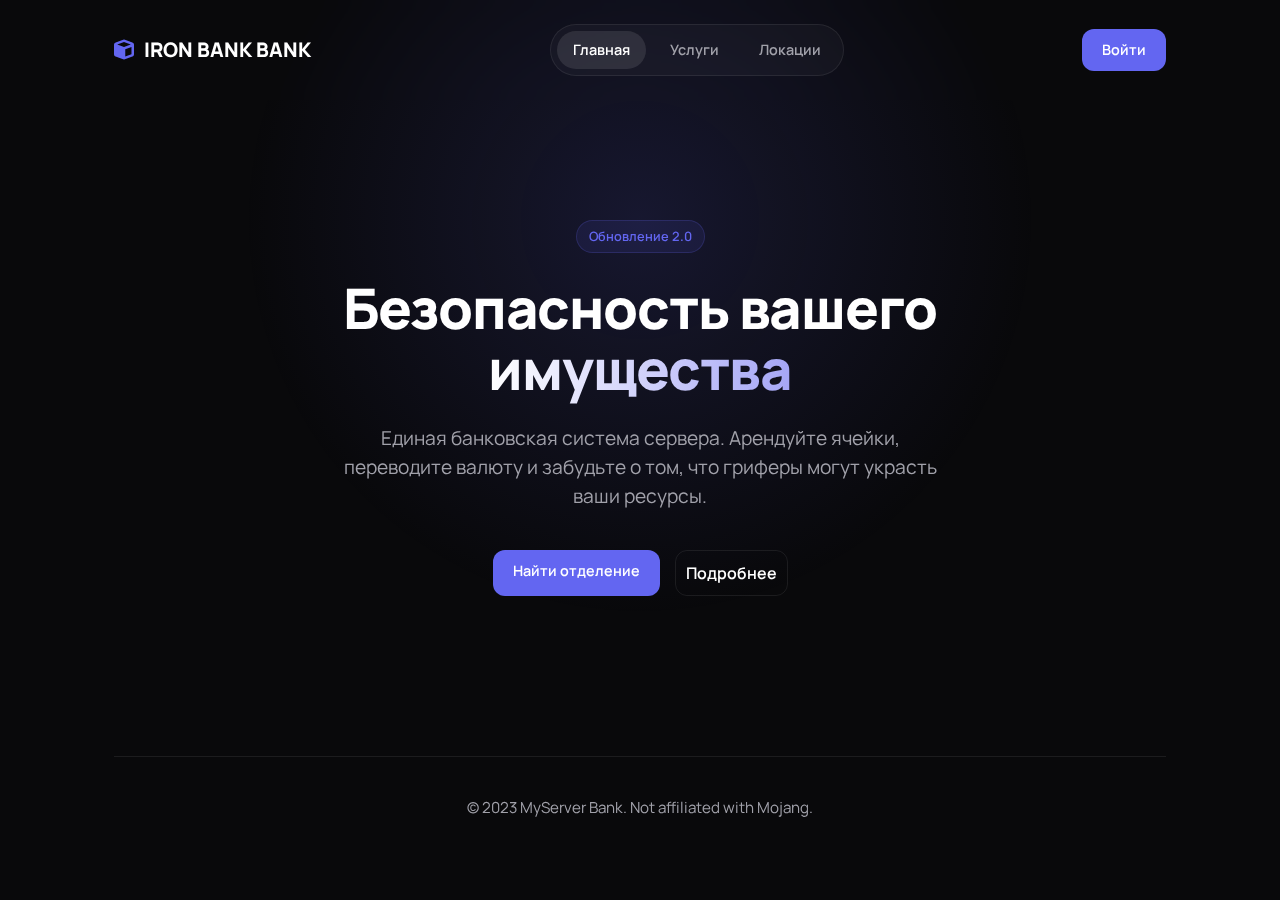
<file: index.html>
<!DOCTYPE html>
<html lang="ru">
<head>
    <meta charset="UTF-8">
    <meta name="viewport" content="width=device-width, initial-scale=1.0">
    <title>Главная | IRON Bank</title>
    <link rel="stylesheet" href="styles.css">
</head>
<body>
    <div class="glow-bg"></div>

    <div class="container">
        <header>
            <a href="index.html" class="logo"><i class="fas fa-cube"></i> IRON BANK BANK</a>
            <nav class="nav-menu">
                <a href="index.html" class="active">Главная</a>
                <a href="services.html">Услуги</a>
                <a href="locations.html">Локации</a>
            </nav>
            <a href="#" class="btn-primary">Войти</a>
        </header>

        <section class="hero">
            <div class="badge">Обновление 2.0</div>
            <h1>Безопасность вашего<br><span>имущества</span></h1>
            <p class="lead">
                Единая банковская система сервера. Арендуйте ячейки, переводите валюту и забудьте о том, что гриферы могут украсть ваши ресурсы.
            </p>
            <div style="display: flex; justify-content: center; gap: 15px;">
                <a href="locations.html" class="btn-primary">Найти отделение</a>
                <a href="services.html" class="btn-outline" style="width: auto; margin: 0;">Подробнее</a>
            </div>
        </section>

        <footer>
            <p>&copy; 2023 MyServer Bank. Not affiliated with Mojang.</p>
        </footer>
    </div>
</body>

</html>
</file>
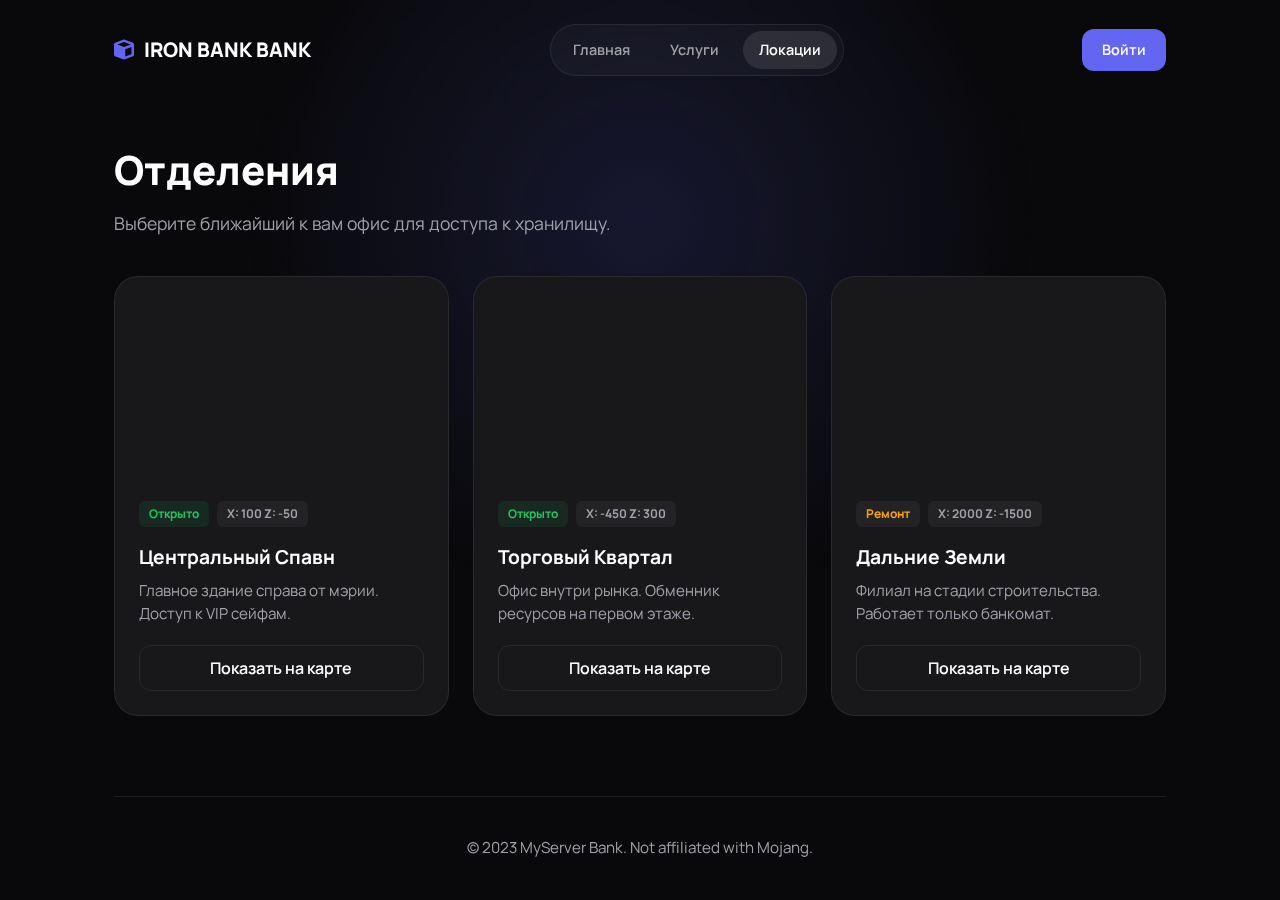
<file: locations.html>
<!DOCTYPE html>
<html lang="ru">
<head>
    <meta charset="UTF-8">
    <meta name="viewport" content="width=device-width, initial-scale=1.0">
    <title>Локации | IRON Bank</title>
    <link rel="stylesheet" href="styles.css">
</head>
<body>
    <div class="glow-bg"></div>

    <div class="container">
        <header>
            <a href="index.html" class="logo"><i class="fas fa-cube"></i> IRON BANK BANK</a>
            <nav class="nav-menu">
                <a href="index.html">Главная</a>
                <a href="services.html">Услуги</a>
                <a href="locations.html" class="active">Локации</a>
            </nav>
            <a href="#" class="btn-primary">Войти</a>
        </header>

        <h2 class="page-title">Отделения</h2>
        <p class="page-desc">Выберите ближайший к вам офис для доступа к хранилищу.</p>

        <div class="grid-3">
            <!-- Card 1 -->
            <div class="loc-card">
                <div class="loc-img" style="background-image: url('https://images.unsplash.com/photo-1605218427306-635ba2439af2?q=80&w=800');"></div>
                <div class="loc-body">
                    <div class="loc-tags">
                        <span class="tag active">Открыто</span>
                        <span class="tag">X: 100 Z: -50</span>
                    </div>
                    <h3>Центральный Спавн</h3>
                    <p style="margin-bottom: 20px;">Главное здание справа от мэрии. Доступ к VIP сейфам.</p>
                    <a href="#" class="btn-outline">Показать на карте</a>
                </div>
            </div>

            <!-- Card 2 -->
            <div class="loc-card">
                <div class="loc-img" style="background-image: url('https://images.unsplash.com/photo-1480714378408-67cf0d13bc1b?q=80&w=800');"></div>
                <div class="loc-body">
                    <div class="loc-tags">
                        <span class="tag active">Открыто</span>
                        <span class="tag">X: -450 Z: 300</span>
                    </div>
                    <h3>Торговый Квартал</h3>
                    <p style="margin-bottom: 20px;">Офис внутри рынка. Обменник ресурсов на первом этаже.</p>
                    <a href="#" class="btn-outline">Показать на карте</a>
                </div>
            </div>

            <!-- Card 3 -->
            <div class="loc-card">
                <div class="loc-img" style="background-image: url('https://images.unsplash.com/photo-1479839672679-a46483c0e7c8?q=80&w=800');"></div>
                <div class="loc-body">
                    <div class="loc-tags">
                        <span class="tag" style="color:orange;">Ремонт</span>
                        <span class="tag">X: 2000 Z: -1500</span>
                    </div>
                    <h3>Дальние Земли</h3>
                    <p style="margin-bottom: 20px;">Филиал на стадии строительства. Работает только банкомат.</p>
                    <a href="#" class="btn-outline">Показать на карте</a>
                </div>
            </div>
        </div>

        <footer>
            <p>&copy; 2023 MyServer Bank. Not affiliated with Mojang.</p>
        </footer>
    </div>
</body>

</html>
</file>
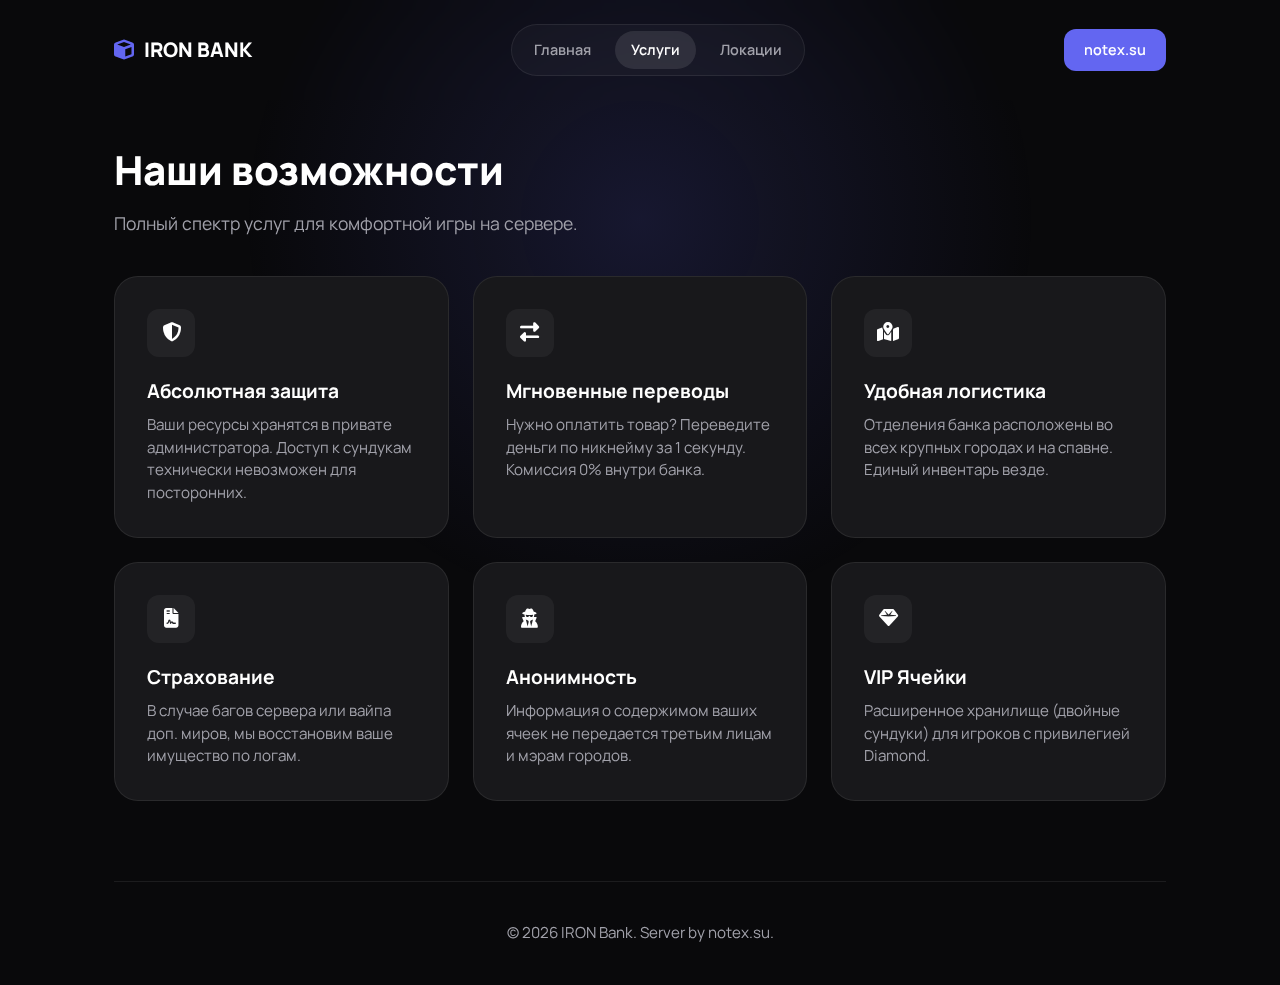
<file: services.html>
<!DOCTYPE html>
<html lang="ru">
<head>
    <meta charset="UTF-8">
    <meta name="viewport" content="width=device-width, initial-scale=1.0">
    <title>Услуги | IRON Bank</title>
    <link rel="stylesheet" href="styles.css">
</head>
<body>
    <div class="glow-bg"></div>

    <div class="container">
        <header>
            <a href="index.html" class="logo"><i class="fas fa-cube"></i> IRON BANK</a>
            <nav class="nav-menu">
                <a href="index.html">Главная</a>
                <a href="services.html" class="active">Услуги</a>
                <a href="locations.html">Локации</a>
            </nav>
            <a href="#" class="btn-primary">notex.su</a>
        </header>

        <h2 class="page-title">Наши возможности</h2>
        <p class="page-desc">Полный спектр услуг для комфортной игры на сервере.</p>

        <div class="grid-3">
            <div class="card">
                <div class="icon-box"><i class="fas fa-shield-alt"></i></div>
                <h3>Абсолютная защита</h3>
                <p>Ваши ресурсы хранятся в привате администратора. Доступ к сундукам технически невозможен для посторонних.</p>
            </div>
            <div class="card">
                <div class="icon-box"><i class="fas fa-exchange-alt"></i></div>
                <h3>Мгновенные переводы</h3>
                <p>Нужно оплатить товар? Переведите деньги по никнейму за 1 секунду. Комиссия 0% внутри банка.</p>
            </div>
            <div class="card">
                <div class="icon-box"><i class="fas fa-map-marked-alt"></i></div>
                <h3>Удобная логистика</h3>
                <p>Отделения банка расположены во всех крупных городах и на спавне. Единый инвентарь везде.</p>
            </div>
            <div class="card">
                <div class="icon-box"><i class="fas fa-file-contract"></i></div>
                <h3>Страхование</h3>
                <p>В случае багов сервера или вайпа доп. миров, мы восстановим ваше имущество по логам.</p>
            </div>
            <div class="card">
                <div class="icon-box"><i class="fas fa-user-secret"></i></div>
                <h3>Анонимность</h3>
                <p>Информация о содержимом ваших ячеек не передается третьим лицам и мэрам городов.</p>
            </div>
            <div class="card">
                <div class="icon-box"><i class="fas fa-gem"></i></div>
                <h3>VIP Ячейки</h3>
                <p>Расширенное хранилище (двойные сундуки) для игроков с привилегией Diamond.</p>
            </div>
        </div>

        <footer>
            <p>&copy; 2026 IRON Bank. Server by notex.su.</p>
        </footer>
    </div>
</body>

</html>
</file>
<file: styles.css>
/* styles.css */
@import url('https://fonts.googleapis.com/css2?family=Manrope:wght@400;500;600;700;800&display=swap');
@import url('https://cdnjs.cloudflare.com/ajax/libs/font-awesome/6.4.0/css/all.min.css');

:root {
    --bg-page: #09090b;
    --bg-card: #18181b;
    --border: rgba(255, 255, 255, 0.08);
    --primary: #6366f1;
    --primary-glow: rgba(99, 102, 241, 0.4);
    --text-main: #ffffff;
    --text-muted: #a1a1aa;
}

* { margin: 0; padding: 0; box-sizing: border-box; }

body {
    background-color: var(--bg-page);
    color: var(--text-main);
    font-family: 'Manrope', sans-serif;
    line-height: 1.5;
    overflow-x: hidden;
    display: flex;
    flex-direction: column;
    min-height: 100vh;
}

/* Глобальное свечение */
.glow-bg {
    position: fixed;
    top: -20%; left: 50%; transform: translateX(-50%);
    width: 800px; height: 800px;
    background: radial-gradient(circle, var(--primary-glow) 0%, rgba(0,0,0,0) 70%);
    z-index: -1; opacity: 0.4; pointer-events: none;
}

.container {
    max-width: 1100px;
    margin: 0 auto;
    padding: 0 24px;
    flex: 1;
    width: 100%;
}

/* Шапка */
header {
    display: flex; justify-content: space-between; align-items: center;
    padding: 24px 0; backdrop-filter: blur(10px);
    margin-bottom: 40px;
}

.logo { font-weight: 800; font-size: 1.25rem; display: flex; align-items: center; gap: 10px; text-decoration: none; color: white; }
.logo i { color: var(--primary); }

.nav-menu {
    display: flex; gap: 8px; /* Отступы между кнопками */
    background: rgba(255,255,255,0.03);
    padding: 6px 6px;
    border-radius: 100px;
    border: 1px solid var(--border);
}

.nav-menu a {
    text-decoration: none;
    color: var(--text-muted);
    font-weight: 600;
    font-size: 0.9rem;
    padding: 8px 16px;
    border-radius: 20px;
    transition: 0.2s;
}

.nav-menu a:hover { color: var(--text-main); background: rgba(255,255,255,0.05); }
.nav-menu a.active { background: rgba(255,255,255,0.1); color: var(--text-main); }

.btn-primary {
    background: var(--primary); color: white; padding: 10px 20px;
    border-radius: 12px; text-decoration: none; font-weight: 600; font-size: 0.9rem;
    transition: 0.2s; box-shadow: 0 0 0 0 var(--primary-glow);
}
.btn-primary:hover { box-shadow: 0 0 20px -5px var(--primary-glow); transform: translateY(-1px); }

/* Элементы страниц */
.hero { padding: 80px 0; text-align: center; }
.badge { display: inline-block; background: rgba(99, 102, 241, 0.1); color: var(--primary); padding: 6px 12px; border-radius: 100px; font-size: 0.8rem; font-weight: 600; margin-bottom: 24px; border: 1px solid rgba(99, 102, 241, 0.2); }
h1 { font-size: 3.5rem; font-weight: 800; line-height: 1.1; margin-bottom: 24px; letter-spacing: -0.02em; }
h1 span { background: linear-gradient(90deg, #fff, #a5a6f6); -webkit-background-clip: text; -webkit-text-fill-color: transparent; }
.lead { font-size: 1.2rem; color: var(--text-muted); max-width: 600px; margin: 0 auto 40px; }
.page-title { font-size: 2.5rem; font-weight: 800; margin-bottom: 10px; }
.page-desc { color: var(--text-muted); margin-bottom: 40px; font-size: 1.1rem; }

/* Карточки и сетки */
.grid-3 { display: grid; grid-template-columns: repeat(auto-fit, minmax(300px, 1fr)); gap: 24px; }
.card { background: var(--bg-card); border: 1px solid var(--border); padding: 32px; border-radius: 24px; transition: 0.3s; }
.card:hover { border-color: rgba(255,255,255,0.2); transform: translateY(-4px); }

.icon-box { width: 48px; height: 48px; background: rgba(255,255,255,0.05); border-radius: 12px; display: flex; align-items: center; justify-content: center; font-size: 1.2rem; color: var(--text-main); margin-bottom: 20px; }
h3 { font-size: 1.2rem; margin-bottom: 8px; font-weight: 700; }
p { color: var(--text-muted); font-size: 0.95rem; }

/* Локации */
.loc-card { background: var(--bg-card); border: 1px solid var(--border); border-radius: 24px; overflow: hidden; transition: 0.3s; display: flex; flex-direction: column; }
.loc-card:hover { border-color: var(--primary); }
.loc-img { height: 200px; width: 100%; background-size: cover; background-position: center; }
.loc-body { padding: 24px; flex: 1; display: flex; flex-direction: column; }
.loc-tags { display: flex; gap: 8px; margin-bottom: 16px; }
.tag { font-size: 0.75rem; font-weight: 700; padding: 4px 10px; border-radius: 6px; background: rgba(255,255,255,0.05); color: var(--text-muted); }
.tag.active { background: rgba(34, 197, 94, 0.1); color: #22c55e; }
.btn-outline { display: block; text-align: center; width: 100%; padding: 10px; border: 1px solid var(--border); border-radius: 12px; color: var(--text-main); text-decoration: none; font-weight: 600; transition: 0.2s; margin-top: auto; }
.btn-outline:hover { background: white; color: black; border-color: white; }

footer { border-top: 1px solid var(--border); margin-top: 80px; padding: 40px 0; text-align: center; color: var(--text-muted); font-size: 0.9rem; }

@media (max-width: 768px) {
    h1 { font-size: 2.5rem; }
    .nav-menu { display: none; } 
    /* В мобильной версии меню можно скрыть или сделать бургер, пока скрыл для простоты */
}
</file>
